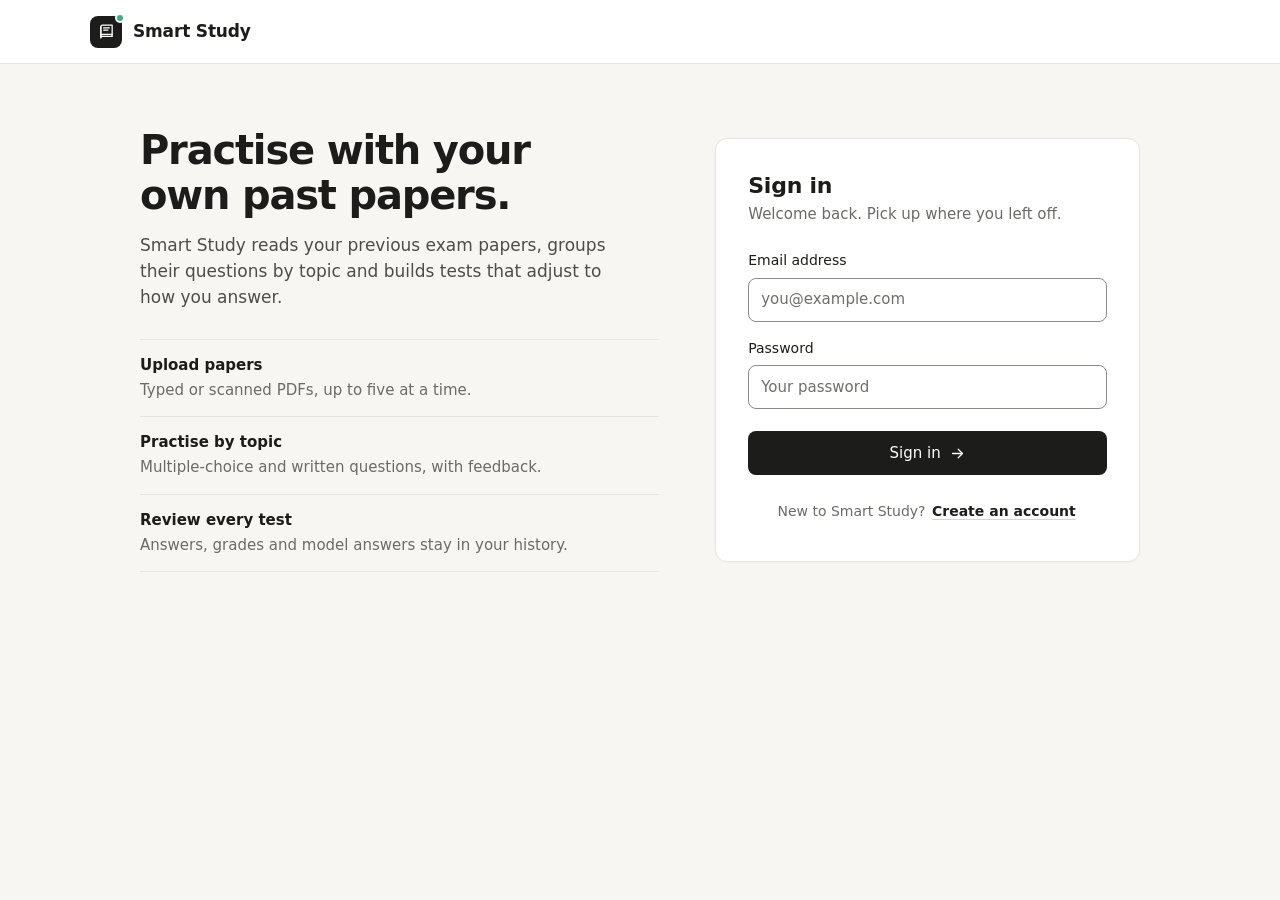
<file: Frontend/index.html>
<!doctype html>
<html lang="en">
<head>
  <meta charset="utf-8">
  <meta name="viewport" content="width=device-width, initial-scale=1">
  <meta name="theme-color" content="#f7f6f3">
  <meta name="description" content="Turn past exam papers into focused, adaptive study practice.">
  <title>Smart Study — Practice with purpose</title>
  <link rel="stylesheet" href="style.css">
</head>
<body>
  <a class="skip-link" href="#view" data-action="skipToContent">Skip to content</a>
  <header id="nav"></header>
  <div id="msg" class="notice" role="alert" aria-live="polite" hidden></div>
  <main id="view" tabindex="-1"></main>
  <script src="app.js"></script>
</body>
</html>
</file>
<file: Frontend/style.css>
/* Smart Study — a quiet study workspace: warm grey page, white cards, dark ink, one green accent. */
:root {
  color-scheme: light;
  --sans: -apple-system, BlinkMacSystemFont, "Segoe UI Variable Text", "Segoe UI", system-ui, Roboto, "Helvetica Neue", Arial, sans-serif;
  --mono: ui-monospace, "SF Mono", "Cascadia Mono", Consolas, "Liberation Mono", monospace;

  --bg: #f7f6f3;
  --surface: #ffffff;
  --surface-2: #fafaf8;
  --surface-3: #f2f1ed;
  --ink: #1c1c1a;
  --ink-2: #4d4d49;
  --ink-3: #6b6b66;
  --line: #e7e5e0;
  --line-2: #d6d4ce;
  --field: #8a8a84; /* field outlines: at least 3:1 against white */

  --primary: #1c1c1a;
  --primary-hover: #34342f;
  --accent: #22604a;
  --accent-ink: #1d5440;
  --accent-soft: #e9f1ec;
  --accent-tint: #f3f7f4;

  --good: #2b6b45;
  --good-soft: #eef6f1;
  --good-line: #cfe4d7;
  --warn: #7d520a;
  --warn-soft: #fdf5e6;
  --warn-line: #efd9ae;
  --bad: #9c3a2e;
  --bad-soft: #fcefed;
  --bad-line: #efcfca;
  --marker: #f6e7a8;

  --radius: 12px;
  --radius-sm: 8px;
  font-family: var(--sans);
  font-size: 15px;
  line-height: 1.55;
  font-synthesis: none;
  text-rendering: optimizeLegibility;
  -webkit-font-smoothing: antialiased;
}

* { box-sizing: border-box; }
html { min-width: 320px; scroll-behavior: smooth; }
body { min-height: 100vh; margin: 0; background: var(--bg); color: var(--ink); }
[hidden] { display: none !important; }
button, input, select, textarea { font: inherit; color: inherit; }
button { cursor: pointer; }
a { color: inherit; text-decoration: none; }
::selection { background: var(--marker); color: var(--ink); }
:focus-visible { outline: 3px solid var(--accent); outline-offset: 2px; border-radius: 4px; }
#view:focus { outline: none; }
.icon { width: 18px; height: 18px; flex: 0 0 auto; }
h1, h2, h3, p, ul, ol, dl, dd { margin-top: 0; }
h1, h2, h3 { font-weight: 600; color: var(--ink); }
h1 { margin-bottom: 6px; font-size: 30px; line-height: 1.2; letter-spacing: -.02em; }
h2 { margin-bottom: 6px; font-size: 18px; line-height: 1.35; letter-spacing: -.01em; }
h3 { margin-bottom: 6px; font-size: 16px; line-height: 1.4; }
strong, b { font-weight: 600; }

.skip-link { position: absolute; z-index: 50; top: -60px; left: 12px; padding: 10px 14px; border-radius: var(--radius-sm); background: var(--ink); color: white; font-weight: 600; }
.skip-link:focus { top: 12px; }

/* Top navigation */
#nav { position: sticky; z-index: 10; top: 0; display: flex; align-items: center; gap: 28px; width: 100%; min-height: 64px;
  padding: 0 max(24px, calc((100vw - 1100px) / 2)); border-bottom: 1px solid var(--line); background: var(--surface); }
.brand { display: inline-flex; gap: 11px; align-items: center; min-height: 44px; }
.brand-mark { position: relative; display: grid; width: 32px; height: 32px; place-items: center; border-radius: 8px; background: var(--primary); color: white; }
.brand-mark .icon { width: 17px; height: 17px; }
.brand-mark i { position: absolute; top: -3px; right: -3px; width: 10px; height: 10px; border: 2px solid var(--surface); border-radius: 50%; background: #3fae86; }
.brand-name { font-size: 17px; font-weight: 650; letter-spacing: -.01em; }
.nav-links { display: flex; align-items: center; gap: 2px; }
.nav-links a { display: inline-flex; min-height: 38px; align-items: center; padding: 0 12px; border-radius: var(--radius-sm); color: var(--ink-2); font-size: 15px; white-space: nowrap; }
.nav-links a:hover { background: var(--surface-3); color: var(--ink); }
.nav-links a.active { background: var(--surface-3); color: var(--ink); font-weight: 600; }
.nav-account { display: flex; gap: 18px; align-items: center; margin-left: auto; }
.nav-email { max-width: 240px; overflow: hidden; color: var(--ink-3); font-size: 14px; text-overflow: ellipsis; white-space: nowrap; }
.nav-signout { min-height: 40px; padding: 0 4px; border: 0; background: none; color: var(--ink); font-size: 14px; font-weight: 500; }
.nav-signout:hover { text-decoration: underline; text-underline-offset: 3px; }

#view { width: min(100% - 48px, 1100px); min-height: calc(100vh - 64px); margin: 0 auto; padding: 36px 0 80px; }

/* Shared text and page structure */
.crumbs { display: flex; flex-wrap: wrap; gap: 8px; align-items: center; margin-bottom: 10px; color: var(--ink-3); font-size: 14px; }
.crumbs a { display: inline-flex; min-height: 32px; align-items: center; }
.crumbs a:hover { color: var(--ink); text-decoration: underline; text-underline-offset: 3px; }
.crumbs [aria-current] { overflow: hidden; color: var(--ink); text-overflow: ellipsis; white-space: nowrap; }
.page-head { display: flex; gap: 20px; align-items: flex-end; justify-content: space-between; margin-bottom: 28px; }
.page-kicker, .eyebrow { display: block; margin: 0 0 6px; color: var(--ink-3); font-size: 12px; font-weight: 600; letter-spacing: .08em; text-transform: uppercase; }
.page-desc { max-width: 64ch; margin: 0; color: var(--ink-3); font-size: 15px; }
.panel-title { margin-bottom: 4px; font-size: 18px; }
.panel-desc { max-width: 64ch; margin-bottom: 18px; color: var(--ink-2); }
.muted { color: var(--ink-3); font-size: 14px; }
.count { display: inline-block; margin-left: 6px; padding: 0 8px; border-radius: 99px; background: var(--surface-3); color: var(--ink-3); font-size: 13px; font-weight: 500; vertical-align: 1px; }
.panel { padding: 24px; border: 1px solid var(--line); border-radius: var(--radius); background: var(--surface); box-shadow: 0 1px 2px rgb(28 28 26 / 3%); }
.card { padding: 0; overflow: hidden; }
.card-head { display: flex; gap: 12px; align-items: center; justify-content: space-between; padding: 18px 24px; border-bottom: 1px solid var(--line); }
.card-head .panel-title { margin: 0; }
.card-head .muted { margin: 2px 0 0; }
.card-foot { padding: 20px 24px; border-top: 1px solid var(--line); }
.privacy-note { display: flex; gap: 8px; align-items: center; margin: 24px 0 0; color: var(--ink-3); font-size: 14px; }
.privacy-note .icon { width: 16px; height: 16px; color: var(--accent); }
.row-list { margin: 0; padding: 0; list-style: none; }
.row-go { display: inline-flex; gap: 6px; align-items: center; margin-left: auto; color: var(--ink-2); font-size: 14px; font-weight: 500; white-space: nowrap; }
.row-go .icon { width: 16px; height: 16px; transition: transform .15s; }
.empty { padding: 32px 24px; text-align: center; }
.empty h3 { margin-bottom: 6px; }
.empty p { max-width: 46ch; margin: 0 auto 16px; color: var(--ink-2); }
.empty p:last-child { margin-bottom: 0; }
.page-loading { display: flex; gap: 10px; align-items: center; padding: 48px 0; color: var(--ink-2); }
.page-error { max-width: 560px; margin: 24px auto 0; }

/* Buttons and fields */
.button { display: inline-flex; min-height: 44px; gap: 8px; align-items: center; justify-content: center; padding: 0 18px;
  border: 1px solid transparent; border-radius: var(--radius-sm); font-size: 15px; font-weight: 500; line-height: 1.2; text-align: center; transition: background .15s, border-color .15s, color .15s; }
.button:disabled { cursor: progress; opacity: .7; }
.button .icon { width: 17px; height: 17px; }
.button-primary { background: var(--primary); color: white; }
.button-primary:hover:not(:disabled) { background: var(--primary-hover); }
.button-secondary { border-color: var(--line-2); background: var(--surface); color: var(--ink); box-shadow: 0 1px 1px rgb(28 28 26 / 4%); }
.button-secondary:hover:not(:disabled) { border-color: var(--field); background: var(--surface-2); }
.button-quiet { padding: 0 12px; background: transparent; color: var(--ink); }
.button-quiet:hover:not(:disabled) { background: var(--surface-3); }
.button-wide { width: 100%; }
.text-button { padding: 6px 2px; border: 0; background: none; color: var(--ink); font-weight: 600; text-decoration: underline; text-decoration-color: var(--line-2); text-underline-offset: 3px; }
.text-button:hover { text-decoration-color: currentColor; }

input:not([type="file"]), select, textarea { width: 100%; min-height: 44px; padding: 0 12px; border: 1px solid var(--field); border-radius: var(--radius-sm); background: var(--surface); color: var(--ink); font-size: 15px; }
textarea { padding: 12px; line-height: 1.6; resize: vertical; }
input::placeholder, textarea::placeholder { color: #6f6f6a; }
input:not([type="file"]):focus, select:focus, textarea:focus { border-color: var(--accent); }
input[type="file"] { max-width: 100%; font-size: 14px; }
input[type="file"]::file-selector-button { min-height: 36px; margin-right: 10px; padding: 0 12px; border: 1px solid var(--line-2); border-radius: 6px; background: var(--surface); color: var(--ink); font: inherit; font-weight: 500; cursor: pointer; }
label { color: var(--ink); font-size: 14px; font-weight: 500; }

.spinner { width: 20px; height: 20px; flex: 0 0 auto; border: 2px solid #d3e3da; border-top-color: var(--accent); border-radius: 50%; animation: spin .75s linear infinite; }
.spinner-small { width: 15px; height: 15px; border-color: rgb(255 255 255 / 45%); border-top-color: currentColor; }
.button-secondary .spinner-small, .button-quiet .spinner-small { border-color: var(--line-2); border-top-color: var(--ink); }
@keyframes spin { to { transform: rotate(360deg); } }

/* Notices */
.notice { position: fixed; z-index: 30; right: 24px; bottom: 24px; width: min(420px, calc(100% - 32px)); margin: 0; padding: 14px 16px;
  border: 1px solid var(--bad-line); border-radius: 10px; background: var(--surface); box-shadow: 0 10px 30px rgb(28 28 26 / 12%); color: var(--bad); font-size: 15px; }
.notice.success { border-color: var(--good-line); color: var(--good); }

/* Status pills: a dot, a soft fill and a matching outline */
.ai-badge, .tag, .score-chip { display: inline-flex; gap: 6px; align-items: center; padding: 1px 10px; border: 1px solid; border-radius: 99px; font-size: 13px; font-weight: 500; white-space: nowrap; }
.ai-badge::before, .tag::before { width: 6px; height: 6px; flex: 0 0 auto; border-radius: 50%; background: currentColor; content: ""; }
.ai-badge-low, .tag-good { border-color: var(--good-line); background: var(--good-soft); color: var(--good); }
.ai-badge-mid, .tag-warn { border-color: var(--warn-line); background: var(--warn-soft); color: var(--warn); }
.ai-badge-high, .tag-bad { border-color: var(--bad-line); background: var(--bad-soft); color: var(--bad); }
.tag-muted, .score-chip { border-color: var(--line-2); background: var(--surface-3); color: var(--ink-2); }

/* Sign in */
.auth-layout { display: grid; grid-template-columns: minmax(0, 1.1fr) minmax(0, .9fr); gap: 56px; align-items: center; max-width: 1000px; margin: 28px auto 0; }
.auth-intro h1 { max-width: 16ch; margin-bottom: 14px; font-size: 40px; line-height: 1.12; letter-spacing: -.03em; }
.auth-intro > p { max-width: 46ch; margin-bottom: 28px; color: var(--ink-2); font-size: 17px; }
.auth-points { margin: 0; padding: 0; border-top: 1px solid var(--line); list-style: none; }
.auth-points li { display: grid; gap: 2px; padding: 14px 0; border-bottom: 1px solid var(--line); }
.auth-points strong { font-size: 15px; }
.auth-points span { color: var(--ink-3); }
.auth-panel { padding: 32px; border: 1px solid var(--line); border-radius: var(--radius); background: var(--surface); box-shadow: 0 1px 2px rgb(28 28 26 / 3%); }
.auth-panel h2 { margin-bottom: 2px; font-size: 22px; }
.auth-panel > .muted { margin-bottom: 24px; font-size: 15px; }
.auth-form { display: grid; gap: 16px; }
.auth-form label { display: grid; gap: 6px; }
.auth-form .button { margin-top: 6px; }
.auth-switch { margin: 20px 0 0; color: var(--ink-3); font-size: 14px; text-align: center; }

/* Subjects dashboard */
.dashboard { display: grid; grid-template-columns: minmax(0, 2fr) minmax(260px, 1fr); gap: 24px; align-items: start; }
.subject-list li + li { border-top: 1px solid var(--line); }
.subject-card { display: flex; min-height: 64px; gap: 14px; align-items: center; padding: 12px 24px; }
.subject-card:hover { background: var(--surface-2); }
.subject-card:hover .subject-name { text-decoration: underline; text-decoration-color: var(--line-2); text-underline-offset: 4px; }
.subject-card:hover .row-go .icon { transform: translateX(2px); }
.subject-initial { display: grid; width: 36px; height: 36px; flex: 0 0 auto; place-items: center; border: 1px solid var(--line); border-radius: var(--radius-sm); background: var(--surface-3); color: var(--ink-2); font-size: 15px; font-weight: 600; }
.subject-name { min-width: 0; overflow: hidden; font-size: 15px; font-weight: 500; text-overflow: ellipsis; white-space: nowrap; }
.subjects-panel .empty { margin: 20px 24px 0; padding: 24px; border: 1px dashed var(--line-2); border-radius: var(--radius-sm); background: var(--surface-2); }
.subjects-panel .empty + .card-foot { margin-top: 20px; }
.subject-create { display: grid; gap: 8px; }
.create-row { display: flex; gap: 8px; }
.create-row input { min-width: 0; }
.create-row .button { flex: 0 0 auto; }
.tools { display: grid; gap: 12px; }
.tool { display: flex; gap: 14px; align-items: flex-start; padding: 18px 20px; border: 1px solid var(--line); border-radius: var(--radius); background: var(--surface); box-shadow: 0 1px 2px rgb(28 28 26 / 3%); }
.tool:hover { border-color: var(--line-2); background: var(--surface-2); }
.tool > .icon { width: 20px; height: 20px; margin-top: 1px; color: var(--accent); }
.tool strong, .tool small { display: block; }
.tool strong { margin-bottom: 2px; font-size: 15px; }
.tool small { color: var(--ink-3); font-size: 14px; }

/* Subject workspace */
.subject-layout { display: grid; grid-template-columns: minmax(0, 1fr) 320px; gap: 24px; align-items: start; }
.subject-main { display: grid; gap: 20px; min-width: 0; }
.subject-aside { position: sticky; top: 88px; display: grid; gap: 20px; }
.generation-form { display: grid; gap: 18px; }
.dropzone { position: relative; display: flex; min-height: 150px; flex-direction: column; align-items: center; justify-content: center; padding: 20px;
  border: 1.5px dashed var(--line-2); border-radius: 10px; background: var(--surface-2); font-weight: 400; text-align: center; transition: border-color .15s, background .15s; }
.dropzone:hover, .dropzone.has-files { border-color: var(--accent); background: var(--accent-tint); }
.dropzone:focus-within { outline: 3px solid var(--accent); outline-offset: 2px; }
.dropzone input { position: absolute; inset: 0; width: 100%; height: 100%; cursor: pointer; opacity: 0; }
.dropzone-icon { display: grid; width: 40px; height: 40px; place-items: center; margin-bottom: 8px; border: 1px solid var(--line); border-radius: 10px; background: var(--surface); color: var(--ink-2); }
.dropzone > strong { margin-bottom: 2px; font-size: 15px; }
.dropzone-copy { color: var(--ink-3); font-size: 14px; }
.file-names { max-width: 95%; overflow: hidden; margin-top: 8px; color: var(--accent-ink); font-size: 14px; font-weight: 600; text-overflow: ellipsis; white-space: nowrap; }
.form-bottom, .practice-form { display: flex; flex-wrap: wrap; gap: 16px; align-items: flex-end; }
.count-input, .format-input { display: grid; gap: 6px; }
.count-input-control { display: flex; width: 140px; align-items: center; border: 1px solid var(--field); border-radius: var(--radius-sm); background: var(--surface); }
.count-input-control:focus-within { border-color: var(--accent); }
.count-input-control input { width: 100%; min-width: 0; border: 0; background: transparent; font-variant-numeric: tabular-nums; }
.count-input-control input:focus-visible { outline-offset: -3px; }
.count-input-control small { padding-right: 12px; color: var(--ink-3); font-size: 13px; font-weight: 400; white-space: nowrap; }
.format-input select { min-width: 190px; }
.form-bottom .button { margin-left: auto; }
.pipeline-progress { display: flex; gap: 12px; align-items: flex-start; padding: 14px 16px; border: 1px solid var(--good-line); border-radius: 10px; background: var(--accent-tint); }
.pipeline-progress strong, .pipeline-progress small { display: block; }
.pipeline-progress strong { color: var(--accent-ink); }
.pipeline-progress small { color: var(--ink-2); font-size: 14px; }
.paper-list, .papers-section > .row-list { padding: 0 20px; }
.paper-row { display: flex; gap: 12px; align-items: center; padding: 14px 0; }
.paper-list li + li, .paper-list .row-list li + li { border-top: 1px solid var(--line); }
.paper-icon { display: grid; width: 30px; height: 36px; flex: 0 0 auto; place-items: center; border: 1px solid var(--line-2); border-radius: 4px; background: var(--surface-3); color: var(--ink-2); font-size: 9px; font-weight: 700; letter-spacing: .04em; }
.paper-name { min-width: 0; }
.paper-name strong, .paper-name small { display: block; }
.paper-name strong { overflow: hidden; font-size: 15px; font-weight: 500; text-overflow: ellipsis; white-space: nowrap; }
.paper-name small { color: var(--ink-3); font-size: 13px; }
.empty-papers { margin: 0; padding: 16px 20px 18px; color: var(--ink-3); font-size: 14px; }
.subject-aside .card-head { padding: 16px 20px; }
.subject-aside .panel-title { font-size: 16px; }
.help-note { padding: 4px 4px 0; color: var(--ink-2); font-size: 14px; }
.help-note h2 { margin-bottom: 8px; font-size: 12px; color: var(--ink-3); letter-spacing: .08em; text-transform: uppercase; }
.process-list { display: grid; gap: 6px; margin: 0 0 10px; padding-left: 20px; }
.process-list strong { color: var(--ink); }
.help-note p { margin: 0; }

/* Generated set */
.generated-section { padding: 24px; border: 1px solid var(--line); border-radius: var(--radius); background: var(--surface); box-shadow: 0 1px 2px rgb(28 28 26 / 3%); scroll-margin-top: 88px; }
.generated-heading { display: flex; flex-wrap: wrap; gap: 12px; align-items: center; justify-content: space-between; margin-bottom: 8px; }
.generated-heading .panel-title { margin: 0; }
.topic-line { margin-bottom: 16px; color: var(--ink-2); }
.topic-line strong { color: var(--ink); }
.question-preview-list { display: grid; margin: 0; padding-left: 26px; }
.question-preview { padding: 14px 0; border-top: 1px solid var(--line); }
.question-preview::marker { color: var(--ink-3); font-weight: 600; }
.question-preview h3 { margin-bottom: 6px; font-size: 15px; font-weight: 600; }
.question-meta { margin: 0 0 6px; color: var(--ink-3); font-size: 13px; }
.option-preview { margin: 0; padding-left: 22px; color: var(--ink-2); font-size: 14px; }
.start-note { margin: 12px 0 0; }

/* Quiz */
.quiz-section { padding: 24px; border: 1px solid var(--line); border-radius: var(--radius); background: var(--surface); box-shadow: 0 1px 2px rgb(28 28 26 / 3%); scroll-margin-top: 88px; }
.quiz-topline { display: flex; gap: 12px; align-items: center; justify-content: space-between; margin-bottom: 14px; }
.quiz-topline .panel-title { margin: 0; }
.progress { margin-bottom: 4px; }
.progress-label { display: flex; justify-content: space-between; margin-bottom: 6px; color: var(--ink-3); font-size: 13px; font-variant-numeric: tabular-nums; }
.progress-track, .probability-track { position: relative; overflow: hidden; height: 6px; border-radius: 99px; background: #ecebe6; }
.progress-track span, .probability-track span { display: block; height: 100%; border-radius: inherit; background: var(--accent); transition: width .25s; }
.quiz-card { margin-top: 20px; }
.quiz-card h3 { max-width: 64ch; margin-bottom: 18px; font-size: 19px; line-height: 1.45; letter-spacing: -.01em; }
.quiz-options { display: grid; gap: 10px; }
.quiz-option { display: flex; width: 100%; min-height: 56px; gap: 14px; align-items: center; padding: 10px 14px; border: 1px solid var(--line-2); border-radius: 10px; background: var(--surface); color: var(--ink); font-size: 15px; text-align: left; transition: border-color .15s, background .15s; }
.quiz-option:hover:not(:disabled), .quiz-option.selected { border-color: var(--ink-3); background: var(--surface-2); }
.quiz-option:disabled { cursor: default; }
.option-letter { display: grid; width: 28px; height: 28px; flex: 0 0 auto; place-items: center; border: 1px solid var(--line); border-radius: 6px; background: var(--surface-3); color: var(--ink-2); font-size: 13px; font-weight: 600; }
.quiz-option.answer-correct { border-color: var(--good); background: var(--good-soft); }
.quiz-option.answer-correct .option-letter { border-color: var(--good); background: var(--good); color: white; }
.quiz-option.answer-wrong { border-color: var(--bad); background: var(--bad-soft); }
.quiz-option.answer-wrong .option-letter { border-color: var(--bad); background: var(--bad); color: white; }
.quiz-hint { margin: 14px 0 0; color: var(--ink-3); font-size: 14px; }
.subjective-answer-form { display: grid; gap: 10px; }
.subjective-answer-form textarea { min-height: 180px; }
.answer-input-note { margin: 0; color: var(--ink-3); font-size: 14px; }
.answer-upload { display: flex; flex-wrap: wrap; gap: 10px; align-items: center; color: var(--ink-2); font-weight: 400; }
.subjective-answer-form .button, .authenticity-form .button { justify-self: start; margin-top: 4px; }
.answer-feedback { display: flex; gap: 12px; align-items: flex-start; margin-top: 18px; padding: 16px; border: 1px solid; border-radius: 10px; }
.feedback-correct { border-color: var(--good-line); background: var(--good-soft); }
.feedback-wrong { border-color: var(--bad-line); background: var(--bad-soft); }
.feedback-icon { display: grid; width: 28px; height: 28px; flex: 0 0 auto; place-items: center; border-radius: 50%; background: var(--surface); color: var(--good); }
.feedback-wrong .feedback-icon { color: var(--bad); }
.feedback-icon .icon { width: 16px; height: 16px; }
.answer-feedback strong { display: block; margin-bottom: 2px; font-size: 15px; }
.answer-feedback p { margin: 0; color: var(--ink-2); }
.quiz-result-footer { display: flex; flex-wrap: wrap; gap: 14px; align-items: center; justify-content: space-between; margin-top: 18px; padding-top: 16px; border-top: 1px solid var(--line); }
.quiz-result-footer > div { display: grid; gap: 2px; }
.quiz-result-footer > div > strong { font-size: 20px; font-variant-numeric: tabular-nums; }
.quiz-result-footer small { color: var(--ink-3); font-size: 14px; font-weight: 400; }
.ability-label { color: var(--ink-3); font-size: 13px; }

/* AI-writing estimate: quiz feedback, test review and authenticity checks */
.ai-writing-result { margin-top: 12px; padding: 16px; border: 1px solid var(--line); border-radius: 10px; background: var(--surface); }
.ai-writing-result.ai-high { border-color: var(--bad-line); }
.ai-writing-result.ai-mid { border-color: var(--warn-line); }
.probability-row { display: flex; flex-wrap: wrap; gap: 8px 12px; align-items: center; justify-content: space-between; margin-bottom: 10px; color: var(--ink-2); font-size: 14px; }
.probability-row strong { color: var(--ink); font-variant-numeric: tabular-nums; }
.probability-track { height: 8px; }
.probability-track span { background: var(--good); }
.ai-mid .probability-track span { background: #b8811d; }
.ai-high .probability-track span { background: var(--bad); }
.probability-track.banded { overflow: visible; }
.probability-track.banded i { position: absolute; top: -3px; bottom: -3px; width: 2px; margin-left: -1px; border-radius: 1px; background: var(--ink-3); opacity: .45; }
.ai-writing-result > p { margin: 12px 0 4px; color: var(--ink-2); }
.ai-writing-result > small { display: block; color: var(--ink-3); font-size: 13px; }
.ai-unavailable { display: flex; gap: 8px; align-items: center; margin-top: 12px; padding: 12px 14px; border: 1px dashed var(--line-2); border-radius: 10px; color: var(--ink-2); font-size: 14px; }

/* Summaries */
.summary-card { display: grid; justify-items: center; padding: 36px 24px; border: 1px solid var(--line); border-radius: var(--radius); background: var(--surface); box-shadow: 0 1px 2px rgb(28 28 26 / 3%); text-align: center; }
.summary-card h1, .summary-card h2 { margin-bottom: 4px; font-size: 24px; }
.summary-card > p { max-width: 56ch; margin-bottom: 10px; color: var(--ink-2); }
.summary-card .muted { margin-bottom: 20px; }
.summary-score { display: grid; justify-items: center; margin: 12px 0 16px; }
.summary-score strong { color: var(--ink); font-size: 52px; font-weight: 650; line-height: 1.05; letter-spacing: -.03em; font-variant-numeric: tabular-nums; }
.summary-score span { color: var(--ink-3); font-size: 14px; }
.summary-actions { display: flex; flex-wrap: wrap; gap: 10px; justify-content: center; }
.interview-summary .interview-transcript { width: min(100%, 720px); margin: 4px 0 20px; text-align: left; }

/* My tests: a table on wide screens, stacked rows on phones */
.table-head, .test-row { display: grid; grid-template-columns: minmax(0, 2.2fr) minmax(0, 1.6fr) 70px 120px; gap: 16px; align-items: center; padding: 0 24px; }
.table-head { min-height: 44px; border-bottom: 1px solid var(--line); color: var(--ink-3); font-size: 13px; font-weight: 500; }
.table-head span:nth-child(n+3), .test-score, .test-when { text-align: right; }
.test-list li + li { border-top: 1px solid var(--line); }
.test-row { min-height: 68px; padding-top: 12px; padding-bottom: 12px; }
.test-row:hover { background: var(--surface-2); }
.test-row:hover .test-copy strong { text-decoration: underline; text-decoration-color: var(--line-2); text-underline-offset: 4px; }
.test-copy { display: grid; gap: 2px; min-width: 0; }
.test-copy strong { overflow: hidden; font-size: 15px; font-weight: 500; text-overflow: ellipsis; white-space: nowrap; }
.test-copy small { color: var(--ink-3); font-size: 13px; }
.test-tags { display: flex; flex-wrap: wrap; gap: 6px; }
.test-score { font-size: 15px; font-weight: 600; font-variant-numeric: tabular-nums; }
.test-when { color: var(--ink-3); font-size: 14px; white-space: nowrap; }
.summary-strip { display: grid; grid-template-columns: repeat(3, 1fr); margin: 0 0 24px; border: 1px solid var(--line); border-radius: var(--radius); background: var(--surface); box-shadow: 0 1px 2px rgb(28 28 26 / 3%); }
.summary-strip > div { padding: 16px 20px; }
.summary-strip > div + div { border-left: 1px solid var(--line); }
.summary-strip dt { color: var(--ink-3); font-size: 13px; }
.summary-strip dd { margin: 4px 0 0; font-size: 24px; font-weight: 600; letter-spacing: -.02em; font-variant-numeric: tabular-nums; }
.review-list { display: grid; gap: 16px; }
.review-card { padding: 22px 24px; border: 1px solid var(--line); border-radius: var(--radius); background: var(--surface); box-shadow: 0 1px 2px rgb(28 28 26 / 3%); }
.review-heading { display: flex; gap: 12px; align-items: flex-start; justify-content: space-between; }
.review-heading h3 { margin-bottom: 12px; font-size: 17px; line-height: 1.45; }
.review-block { margin-top: 14px; }
.review-block p, .review-details p { margin: 0; color: var(--ink-2); }
.written-answer { padding: 12px 14px; border: 1px solid var(--line); border-radius: var(--radius-sm); background: var(--surface-2); color: var(--ink) !important; white-space: pre-wrap; }
.review-options { display: grid; gap: 6px; margin: 0; padding-left: 24px; color: var(--ink-2); }
.review-options li { padding: 6px 10px; border-radius: 6px; }
.review-options .option-correct { background: var(--good-soft); color: var(--good); font-weight: 600; }
.review-options .option-wrong { background: var(--bad-soft); color: var(--bad); }
.option-note { font-size: 13px; font-weight: 600; }
.review-details { margin-top: 14px; padding: 10px 14px; border: 1px solid var(--line); border-radius: var(--radius-sm); }
.review-details summary { min-height: 28px; color: var(--ink); font-weight: 500; cursor: pointer; }
.review-details p { margin-top: 10px; }

/* Authenticity check */
.authenticity-form { display: grid; gap: 12px; }
.authenticity-form textarea { min-height: 200px; }
.detector-disclaimer { display: flex; gap: 8px; align-items: flex-start; margin: 18px 0 0; padding-top: 16px; border-top: 1px solid var(--line); color: var(--ink-3); font-size: 14px; }
.detector-disclaimer .icon { margin-top: 2px; color: var(--accent); }
.authenticity-result { margin-top: 20px; }
.passage-list { display: grid; gap: 10px; margin-top: 20px; }
.passage-list h3.eyebrow { margin-bottom: 0; }
.passage-row { padding: 12px 14px; border: 1px solid var(--line); border-radius: 10px; }
.passage-row .probability-track { margin-bottom: 10px; }
.passage-row p { margin: 0; color: var(--ink-2); font-size: 14px; }
.papers-section { margin-top: 20px; }
.subject-aside .papers-section { margin-top: 0; }
.paper-row .ai-badge { margin-left: auto; }

/* Interview */
.interview-setup, .interview-history { max-width: 760px; }
.interview-setup-form { display: grid; grid-template-columns: repeat(2, minmax(0, 1fr)); gap: 16px 20px; margin-top: 12px; }
.interview-setup-form > label, .interview-answer-form > label { display: grid; gap: 6px; }
.interview-privacy { display: flex; grid-column: 1 / -1; gap: 10px; align-items: flex-start; margin: 0; padding: 12px 14px; border: 1px solid var(--line); border-radius: var(--radius-sm); background: var(--surface-2); color: var(--ink-2); font-size: 14px; }
.interview-privacy .icon { margin-top: 2px; color: var(--accent); }
.interview-setup-form > .button { grid-column: 1 / -1; justify-self: start; }
.interview-topline { align-items: flex-start; }
.interview-live { display: grid; gap: 16px; margin-top: 20px; }
.interviewer-question, .interview-feedback, .interview-answer-form, .interview-transcript { padding: 22px 24px; border: 1px solid var(--line); border-radius: var(--radius); background: var(--surface); box-shadow: 0 1px 2px rgb(28 28 26 / 3%); }
.interviewer-question > p { max-width: 64ch; margin: 2px 0 14px; font-size: 20px; font-weight: 600; line-height: 1.45; letter-spacing: -.01em; }
.interviewer-question .button-quiet { margin-left: -12px; }
.interview-feedback { border-color: var(--good-line); background: var(--accent-tint); }
.interview-feedback .eyebrow { display: flex; gap: 8px; align-items: center; }
.interview-feedback .score-chip { letter-spacing: 0; text-transform: none; }
.interview-feedback > p { margin: 0; color: var(--ink-2); }
.interview-answer-form { display: grid; gap: 10px; }
.interview-answer-form textarea { min-height: 150px; }
.interview-controls { display: flex; flex-wrap: wrap; gap: 10px; justify-content: space-between; }
.interview-transcript { padding: 14px 20px; }
.interview-transcript summary { min-height: 30px; color: var(--ink-2); font-weight: 500; cursor: pointer; }
.interview-transcript-list { display: grid; gap: 8px; margin-top: 12px; }
.interview-transcript-turn { padding: 12px 14px; border-radius: var(--radius-sm); background: var(--surface-2); }
.interview-transcript-turn.candidate { background: var(--accent-tint); }
.interview-transcript-turn strong { color: var(--ink-2); font-size: 13px; }
.interview-transcript-turn p { margin: 4px 0 0; color: var(--ink-2); white-space: pre-wrap; }

/* Saved interviews */
.papers-section > .row-list li + li { border-top: 1px solid var(--line); }
.interview-row { color: inherit; text-decoration: none; }
.interview-row:hover strong { text-decoration: underline; text-decoration-color: var(--line-2); text-underline-offset: 4px; }
.interview-row > :last-child { flex: none; margin-left: auto; }
.page-head + .summary-strip + .interview-feedback { margin-bottom: 16px; }

/* Progress dashboard: one accent series, hairline grid, text always in ink tokens */
.sr-only { position: absolute; width: 1px; height: 1px; overflow: hidden; clip: rect(0 0 0 0); white-space: nowrap; }
.progress-filter select { min-width: 200px; }
.progress-stats { grid-template-columns: repeat(5, minmax(0, 1fr)); }
.progress-grid { display: grid; grid-template-columns: minmax(0, 3fr) minmax(0, 2fr); gap: 24px; align-items: start; margin-bottom: 24px; }
.progress-chart-panel .panel-desc { margin-bottom: 12px; }
.line-chart { position: relative; height: 220px; border-radius: var(--radius-sm); }
.line-chart:focus-visible { outline: 2px solid var(--accent); outline-offset: 4px; }
.line-chart svg { display: block; overflow: visible; touch-action: pan-y; }
.chart-grid { stroke: var(--line); stroke-width: 1; }
.chart-tick { fill: var(--ink-3); font-size: 12px; font-variant-numeric: tabular-nums; }
.chart-line { fill: none; stroke: var(--accent); stroke-width: 2; stroke-linejoin: round; stroke-linecap: round; }
.chart-area { fill: var(--accent); opacity: .1; }
.chart-dot { fill: var(--accent); stroke: var(--surface); stroke-width: 2; }
.chart-end-label { fill: var(--ink); font-size: 13px; font-weight: 600; }
.chart-crosshair { stroke: var(--line-2); stroke-width: 1; }
.chart-tooltip { position: absolute; z-index: 2; display: grid; gap: 1px; min-width: 160px; padding: 8px 12px; border: 1px solid var(--line); border-radius: var(--radius-sm); background: var(--surface); box-shadow: 0 4px 16px rgb(28 28 26 / 10%); color: var(--ink-2); font-size: 13px; pointer-events: none; }
.chart-tooltip strong { color: var(--ink); font-weight: 600; }
.chart-tooltip[hidden] { display: none; }
.chart-table, .topic-more { margin-top: 12px; }
.chart-table summary, .topic-more summary { min-height: 28px; color: var(--ink-2); font-size: 14px; font-weight: 500; cursor: pointer; }
.topic-more summary { padding: 10px 24px; border-top: 1px solid var(--line); }
.topic-bars li + li { border-top: 1px solid var(--line); }
.topic-bar { display: grid; grid-template-columns: minmax(0, 1fr) 44px; gap: 6px 12px; align-items: center; padding: 12px 24px; }
.topic-bar-label { display: grid; grid-column: 1 / -1; min-width: 0; }
.topic-bar-name { display: flex; gap: 8px; align-items: center; min-width: 0; }
.topic-bar-label strong { overflow: hidden; font-size: 15px; font-weight: 500; text-overflow: ellipsis; white-space: nowrap; }
.topic-bar-name .tag { flex: none; }
.topic-bar-label small { color: var(--ink-3); font-size: 13px; }
.topic-bar-track { grid-column: 1; height: 8px; border-radius: 0 4px 4px 0; background: var(--surface-3); }
.topic-bar-track span { display: block; height: 100%; border-radius: 0 4px 4px 0; background: var(--accent); }
.topic-bar-value { grid-column: 2; font-size: 14px; font-weight: 600; text-align: right; font-variant-numeric: tabular-nums; }
.table-scroll { overflow-x: auto; }
.data-table { width: 100%; border-collapse: collapse; font-size: 14px; }
.data-table th, .data-table td { padding: 10px 24px 10px 0; border-bottom: 1px solid var(--line); text-align: left; white-space: nowrap; }
.data-table th:first-child, .data-table td:first-child { padding-left: 24px; }
.data-table tbody tr:last-child > * { border-bottom: 0; }
.data-table thead th { color: var(--ink-3); font-size: 13px; font-weight: 500; }
.data-table tbody th { font-weight: 500; }
.data-table td { font-variant-numeric: tabular-nums; }
.data-table small { margin-left: 4px; color: var(--ink-3); font-size: 12px; }
.data-table a { color: var(--ink); text-decoration: underline; text-decoration-color: var(--line-2); text-underline-offset: 3px; }
.chart-table .data-table th:first-child, .chart-table .data-table td:first-child { padding-left: 0; }
.chart-table .data-table { margin-top: 8px; }
.chart-table { overflow-x: auto; }

/* Medium screens: the nav keeps its labels but tightens */
@media (max-width: 1000px) {
  #nav { gap: 16px; }
  .nav-links a { padding: 0 9px; font-size: 14px; }
  .nav-email { display: none; }
  .subject-layout { grid-template-columns: minmax(0, 1fr) 280px; }
  .table-head, .test-row { grid-template-columns: minmax(0, 2fr) minmax(0, 1.4fr) 60px 100px; }
  .progress-grid { grid-template-columns: minmax(0, 1fr); }
  .progress-stats { grid-template-columns: repeat(3, minmax(0, 1fr)); }
  .progress-stats > div:nth-child(4) { border-left: 0; }
  .progress-stats > div:nth-child(n+4) { border-top: 1px solid var(--line); }
}

/* Tablets and phones */
@media (max-width: 820px) {
  #nav { flex-wrap: wrap; gap: 0 12px; padding: 0 16px; }
  .brand { min-height: 56px; }
  .nav-links { order: 3; width: calc(100% + 32px); margin: 0 -16px; padding: 4px 8px; overflow-x: auto; border-top: 1px solid var(--line); scrollbar-width: none; }
  .nav-links::-webkit-scrollbar { display: none; }
  .nav-links a { min-height: 44px; }
  #view { width: calc(100% - 32px); padding: 24px 0 64px; }
  h1 { font-size: 26px; }
  .page-head { flex-wrap: wrap; margin-bottom: 20px; }
  /* minmax(0, 1fr): a plain 1fr column cannot shrink below its widest nowrap text (long subject names). */
  .dashboard, .subject-layout, .auth-layout { grid-template-columns: minmax(0, 1fr); }
  .subject-aside { position: static; }
  .auth-layout { gap: 24px; margin-top: 4px; }
  .auth-intro h1 { font-size: 30px; }
  .auth-intro > p { margin-bottom: 16px; font-size: 16px; }
}

@media (max-width: 600px) {
  .nav-links { justify-content: space-between; padding: 4px; }
  .nav-links a { padding: 0 7px; font-size: 14px; }
  .panel, .generated-section, .quiz-section, .review-card, .interviewer-question, .interview-feedback, .interview-answer-form { padding: 18px 16px; }
  .card { padding: 0; }
  .card-head, .card-foot { padding: 16px; }
  .subject-card { padding: 12px 16px; }
  .subjects-panel .empty { margin: 16px 16px 0; }
  .paper-list, .papers-section > .row-list { padding: 0 16px; }
  .empty-papers { padding: 14px 16px 16px; }
  .auth-panel { padding: 24px 18px; }
  .auth-points li { padding: 10px 0; }
  .form-bottom, .practice-form { flex-direction: column; align-items: stretch; }
  .form-bottom .button, .practice-form .button { width: 100%; margin-left: 0; }
  .count-input-control, .format-input select { width: 100%; min-width: 0; }
  .create-row .button { padding: 0 14px; }
  .quiz-card h3, .interviewer-question > p { font-size: 18px; }
  .quiz-option { padding: 10px 12px; }
  .quiz-result-footer { flex-direction: column; align-items: stretch; }
  .quiz-result-footer .button, .subjective-answer-form .button, .authenticity-form .button, .interview-setup-form > .button { width: 100%; }
  .interview-setup-form { grid-template-columns: 1fr; }
  .interview-controls { flex-direction: column; }
  .interview-controls .button { width: 100%; }
  .summary-strip { grid-template-columns: 1fr; }
  .progress-filter, .progress-filter select { width: 100%; }
  .topic-bar, .topic-more summary { padding-right: 16px; padding-left: 16px; }
  .data-table th:first-child, .data-table td:first-child { padding-left: 16px; }
  .summary-strip > div + div { border-top: 1px solid var(--line); border-left: 0; }
  .table-head { display: none; }
  .test-row { grid-template-columns: minmax(0, 1fr) auto; gap: 6px 12px; padding: 14px 16px; }
  .test-tags { grid-row: 2; }
  .test-score { grid-row: 1; grid-column: 2; font-size: 16px; }
  .test-when { grid-row: 2; grid-column: 2; font-size: 13px; }
  .review-heading { flex-direction: column; gap: 0; }
  .review-heading .tag { margin-bottom: 10px; }
  .paper-row { flex-wrap: wrap; }
  .paper-row .ai-badge { margin-left: 0; }
  .summary-score strong { font-size: 44px; }
  .notice { right: 12px; bottom: 12px; width: calc(100% - 24px); }
}

@media (max-width: 380px) {
  .nav-links a { padding: 0 5px; font-size: 13px; }
}

@media (prefers-reduced-motion: reduce) {
  *, *::before, *::after { scroll-behavior: auto !important; animation-duration: .01ms !important; animation-iteration-count: 1 !important; transition-duration: .01ms !important; }
}
</file>
